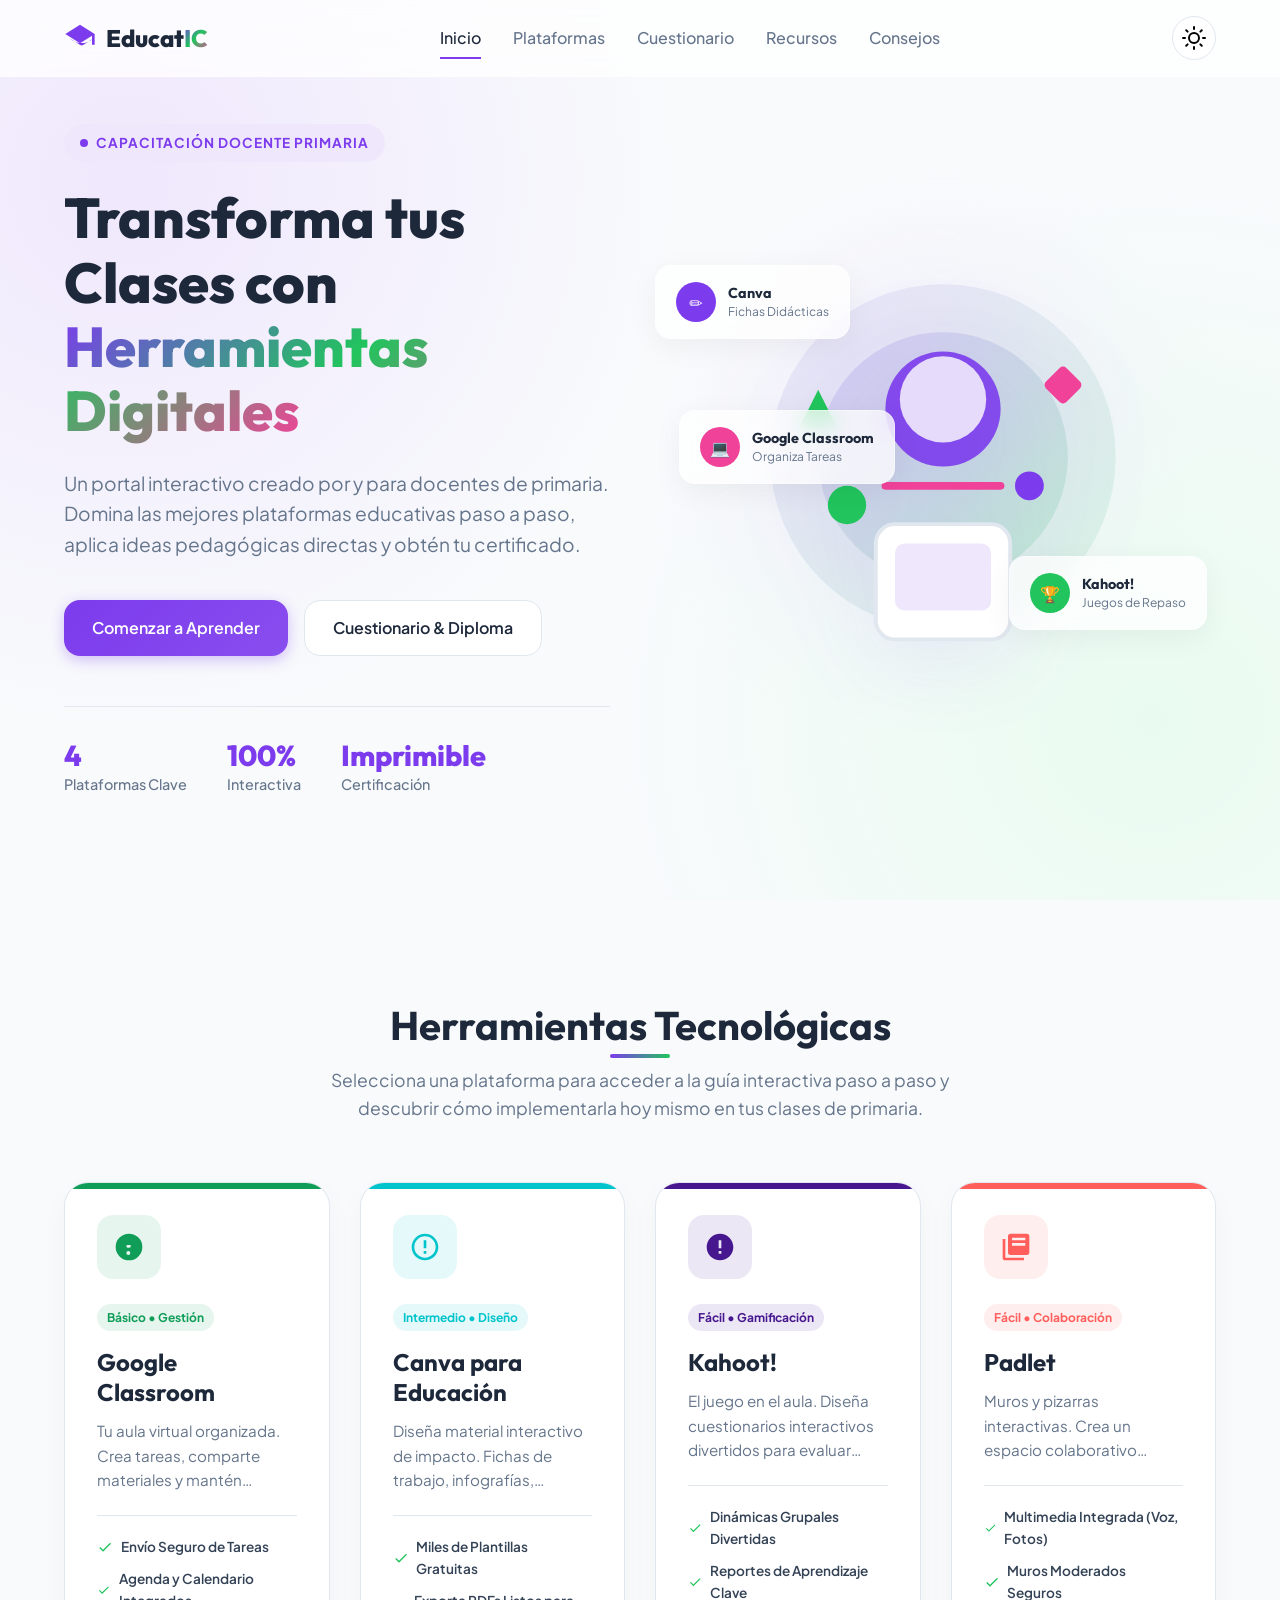
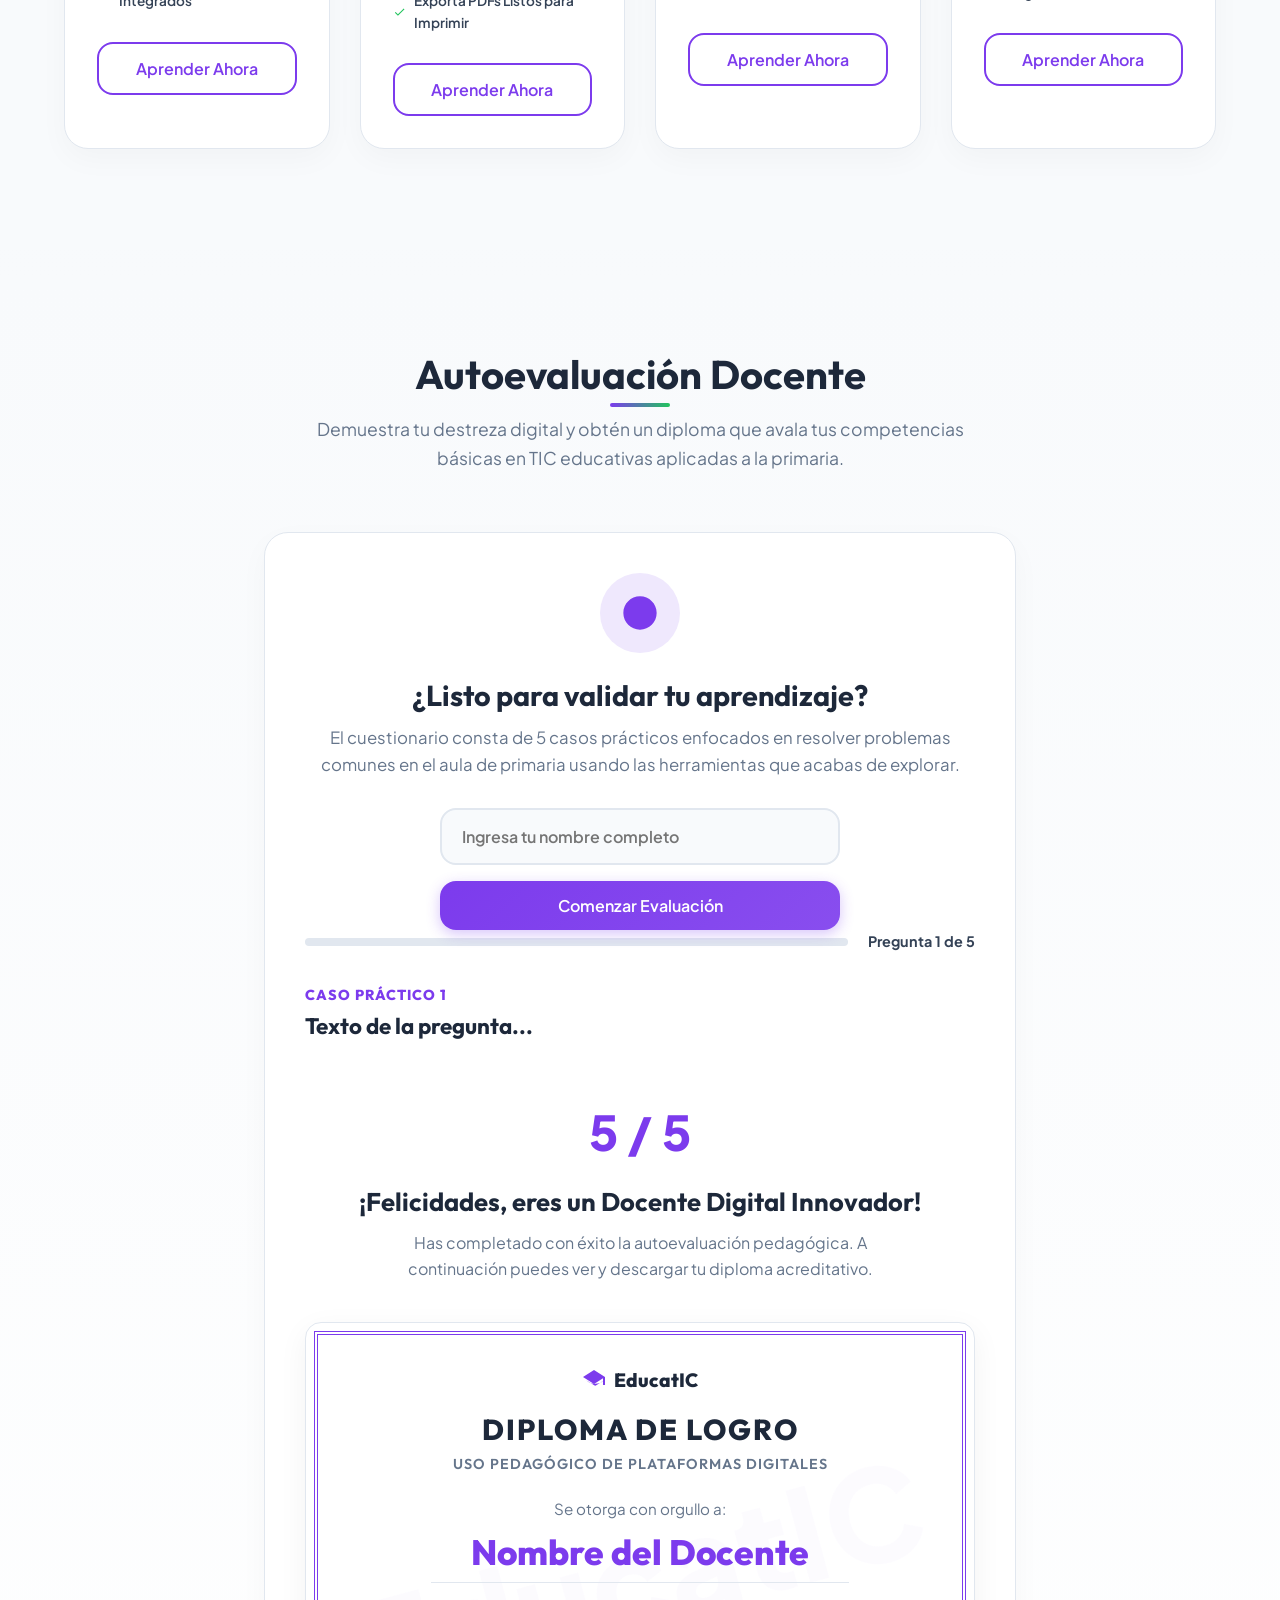
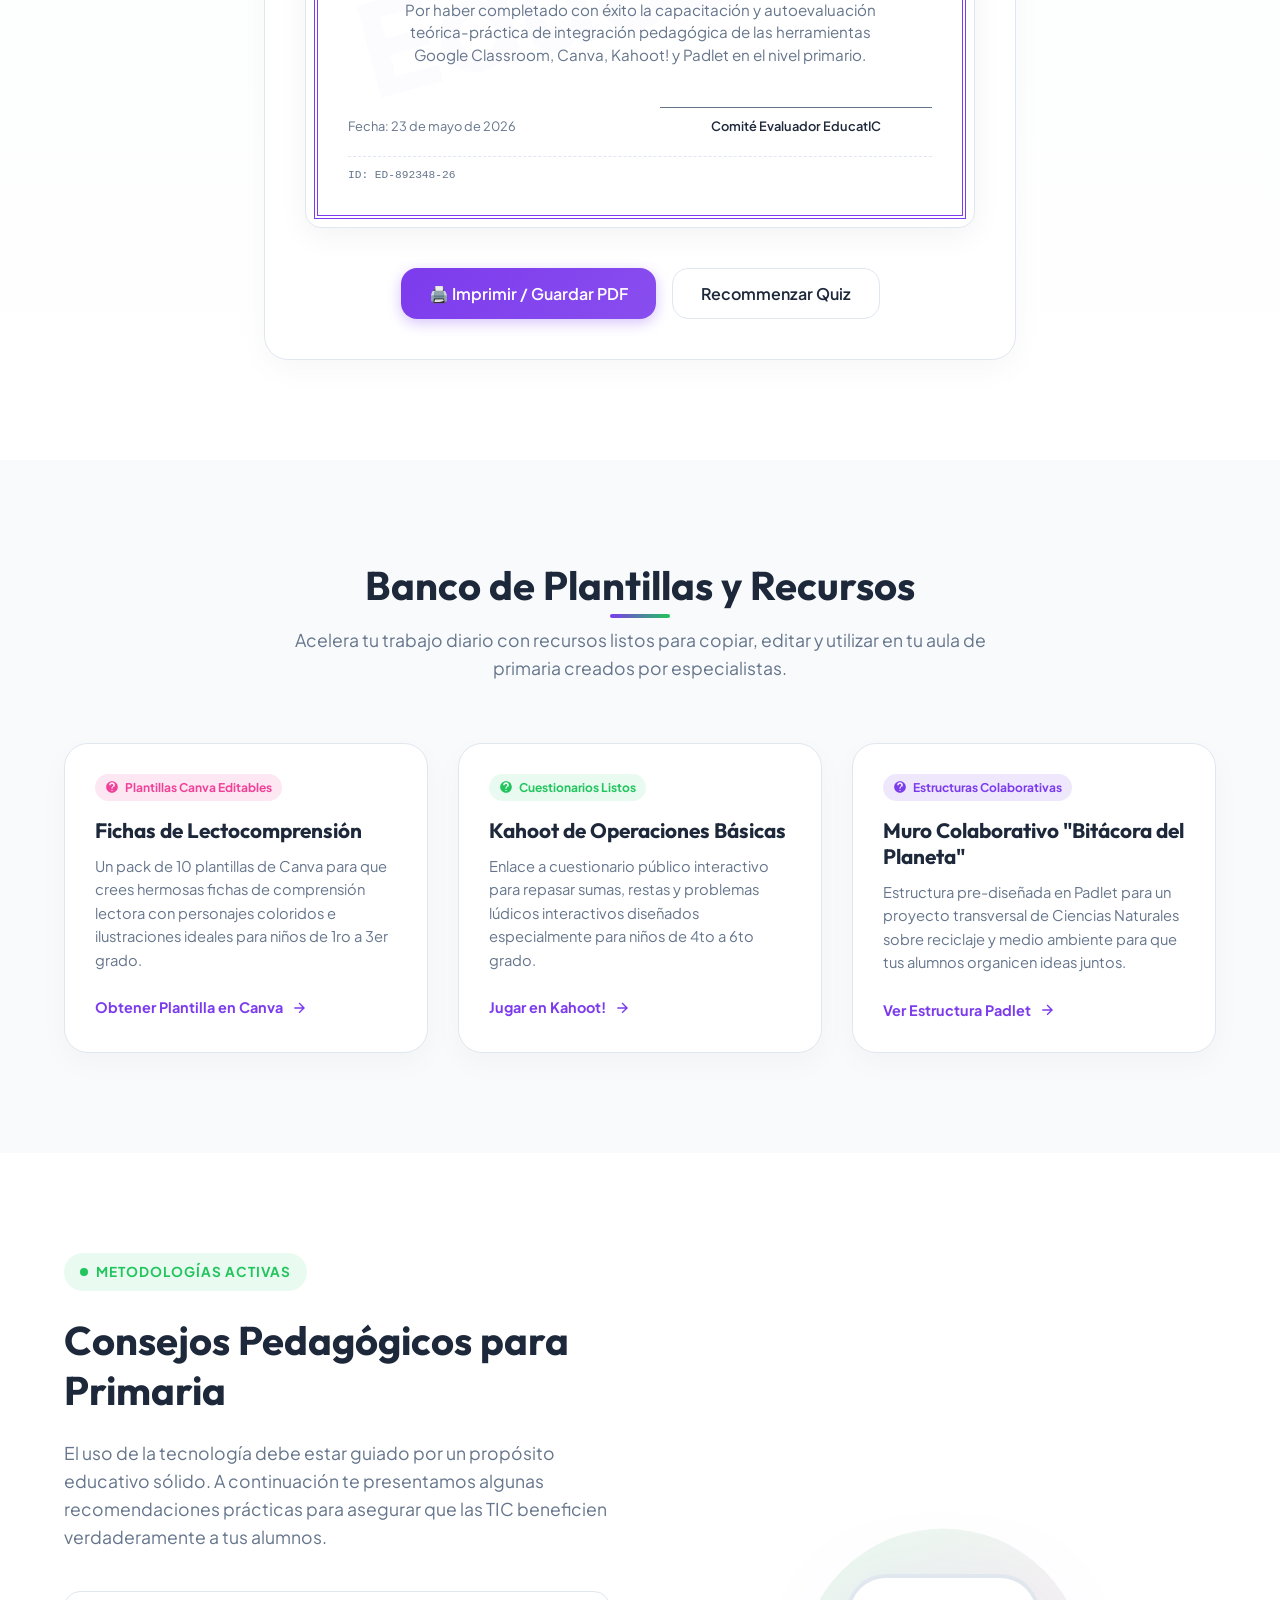
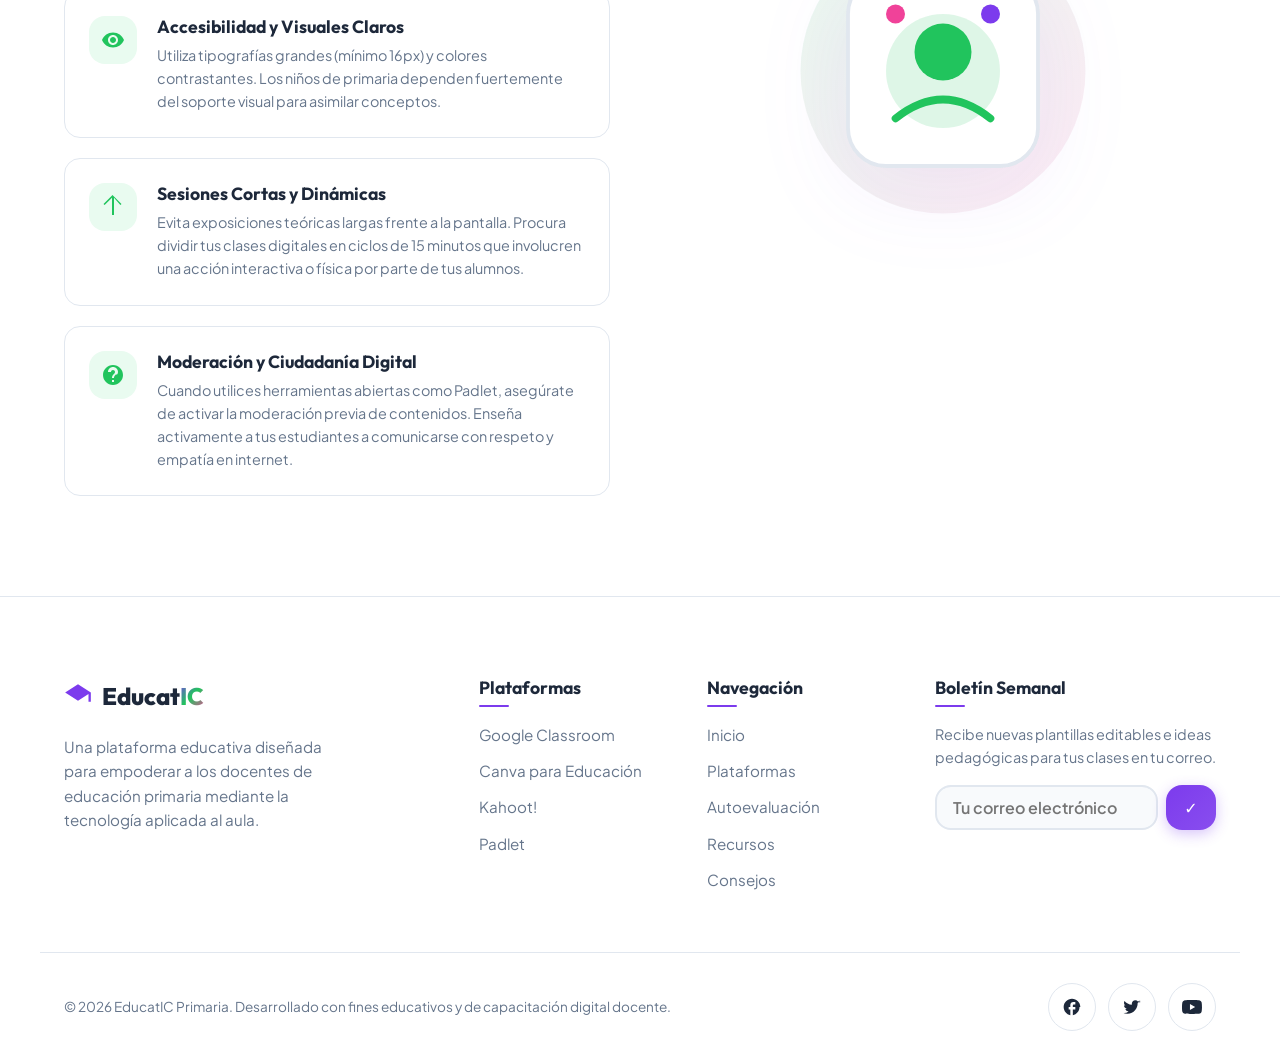
<file: index.html>
<!DOCTYPE html>
<html lang="es">
<head>
  <meta charset="UTF-8">
  <meta name="viewport" content="width=device-width, initial-scale=1.0">
  <title>EducatIC Primaria - Capacitación Digital para Docentes</title>
  <meta name="description" content="Aprende a usar Google Classroom, Canva, Kahoot y Padlet. Diseñado especialmente para docentes de nivel primario con guías paso a paso e ideas pedagógicas.">
  
  <!-- Favicon / Estilos -->
  <link rel="stylesheet" href="styles.css">
</head>
<body>

  <!-- ==========================================
       CABECERA Y NAVEGACIÓN
       ========================================== -->
  <header class="header" id="header">
    <div class="container nav-wrapper">
      <a href="#" class="logo" id="logo">
        <svg xmlns="http://www.w3.org/2000/svg" viewBox="0 0 24 24" width="32" height="32">
          <path d="M12 2L1 9l11 7 9-5.73V17h2V9L12 2z"/>
          <path d="M4.18 12.22l8 5.09a2 2 0 0 0 2.12 0l7.52-4.79a13 13 0 0 1-17.64-.3z"/>
        </svg>
        <span>Educat<span class="gradient-text">IC</span></span>
      </a>

      <nav class="nav-menu" id="nav-menu">
        <a href="#inicio" class="nav-link active">Inicio</a>
        <a href="#plataformas" class="nav-link">Plataformas</a>
        <a href="#autoevaluacion" class="nav-link">Cuestionario</a>
        <a href="#recursos" class="nav-link">Recursos</a>
        <a href="#consejos" class="nav-link">Consejos</a>
      </nav>

      <div class="nav-actions">
        <button class="theme-toggle" id="theme-toggle" aria-label="Cambiar Tema">
          <!-- Sun Icon -->
          <svg class="sun-icon" xmlns="http://www.w3.org/2000/svg" viewBox="0 0 24 24" width="24" height="24" fill="none" stroke="currentColor" stroke-width="2" stroke-linecap="round" stroke-linejoin="round">
            <circle cx="12" cy="12" r="5"></circle>
            <line x1="12" y1="1" x2="12" y2="3"></line>
            <line x1="12" y1="21" x2="12" y2="23"></line>
            <line x1="4.22" y1="4.22" x2="5.64" y2="5.64"></line>
            <line x1="18.36" y1="18.36" x2="19.78" y2="19.78"></line>
            <line x1="1" y1="12" x2="3" y2="12"></line>
            <line x1="21" y1="12" x2="23" y2="12"></line>
            <line x1="4.22" y1="19.78" x2="5.64" y2="18.36"></line>
            <line x1="18.36" y1="5.64" x2="19.78" y2="4.22"></line>
          </svg>
          <!-- Moon Icon -->
          <svg class="moon-icon" xmlns="http://www.w3.org/2000/svg" viewBox="0 0 24 24" width="24" height="24" fill="none" stroke="currentColor" stroke-width="2" stroke-linecap="round" stroke-linejoin="round">
            <path d="M21 12.79A9 9 0 1 1 11.21 3 7 7 0 0 0 21 12.79z"></path>
          </svg>
        </button>

        <button class="menu-toggle" id="menu-toggle" aria-label="Abrir Menú">
          <svg xmlns="http://www.w3.org/2000/svg" viewBox="0 0 24 24" width="28" height="28" fill="none" stroke="currentColor" stroke-width="2" stroke-linecap="round">
            <line x1="3" y1="12" x2="21" y2="12"></line>
            <line x1="3" y1="6" x2="21" y2="6"></line>
            <line x1="3" y1="18" x2="21" y2="18"></line>
          </svg>
        </button>
      </div>
    </div>
  </header>

  <!-- ==========================================
       SECCIÓN HERO (BIENVENIDA)
       ========================================== -->
  <section class="hero section" id="inicio">
    <div class="container hero-grid">
      <div class="hero-content">
        <div class="badge-tag">
          <span></span>Capacitación Docente Primaria
        </div>
        <h1 class="hero-title">Transforma tus Clases con <span class="gradient-text">Herramientas Digitales</span></h1>
        <p class="hero-subtitle">Un portal interactivo creado por y para docentes de primaria. Domina las mejores plataformas educativas paso a paso, aplica ideas pedagógicas directas y obtén tu certificado.</p>
        
        <div class="hero-buttons">
          <a href="#plataformas" class="btn btn-primary">Comenzar a Aprender</a>
          <a href="#autoevaluacion" class="btn btn-secondary">Cuestionario & Diploma</a>
        </div>

        <div class="hero-stats">
          <div class="stat-item">
            <h4>4</h4>
            <p>Plataformas Clave</p>
          </div>
          <div class="stat-item">
            <h4>100%</h4>
            <p>Interactiva</p>
          </div>
          <div class="stat-item">
            <h4>Imprimible</h4>
            <p>Certificación</p>
          </div>
        </div>
      </div>

      <div class="hero-visual">
        <div class="floating-bg"></div>
        <div class="hero-scene">
          <!-- SVG Illustration -->
          <svg class="teacher-svg" viewBox="0 0 500 500" xmlns="http://www.w3.org/2000/svg">
            <defs>
              <linearGradient id="grad1" x1="0%" y1="0%" x2="100%" y2="100%">
                <stop offset="0%" style="stop-color:var(--primary);stop-opacity:1" />
                <stop offset="100%" style="stop-color:var(--secondary);stop-opacity:1" />
              </linearGradient>
            </defs>
            <!-- Background circles decoration -->
            <circle cx="250" cy="250" r="180" fill="url(#grad1)" opacity="0.1" />
            <circle cx="250" cy="250" r="130" fill="url(#grad1)" opacity="0.15" />
            
            <!-- Character Concept simplified/elegant representation -->
            <rect x="180" y="320" width="140" height="120" rx="20" fill="var(--bg-card)" stroke="var(--border-color)" stroke-width="4" />
            <rect x="200" y="340" width="100" height="70" rx="10" fill="var(--primary-light)" />
            <circle cx="250" cy="200" r="60" fill="var(--primary)" opacity="0.9" />
            <circle cx="250" cy="190" r="45" fill="#fff" opacity="0.8" />
            <path d="M190 280 L310 280" stroke="var(--accent)" stroke-width="8" stroke-linecap="round" />
            
            <!-- Dynamic elements decoration -->
            <polygon points="120,180 140,220 100,220" fill="var(--secondary)" />
            <rect x="360" y="160" width="30" height="30" rx="5" fill="var(--accent)" transform="rotate(45 375 175)" />
            <circle cx="340" cy="280" r="15" fill="var(--primary)" />
            <circle cx="150" cy="300" r="20" fill="var(--secondary)" />
          </svg>
          
          <!-- Floating cards -->
          <div class="float-card fc-1">
            <div class="float-icon">✏️</div>
            <div class="float-text">
              <h5>Canva</h5>
              <p>Fichas Didácticas</p>
            </div>
          </div>
          
          <div class="float-card fc-2">
            <div class="float-icon">🏆</div>
            <div class="float-text">
              <h5>Kahoot!</h5>
              <p>Juegos de Repaso</p>
            </div>
          </div>
          
          <div class="float-card fc-3">
            <div class="float-icon">💻</div>
            <div class="float-text">
              <h5>Google Classroom</h5>
              <p>Organiza Tareas</p>
            </div>
          </div>
        </div>
      </div>
    </div>
  </section>

  <!-- ==========================================
       SECCIÓN PLATAFORMAS (CATÁLOGO INTERACTIVO)
       ========================================== -->
  <section class="section" id="plataformas">
    <div class="container">
      <div class="section-header">
        <h2>Herramientas Tecnológicas</h2>
        <p>Selecciona una plataforma para acceder a la guía interactiva paso a paso y descubrir cómo implementarla hoy mismo en tus clases de primaria.</p>
      </div>

      <div class="platforms-grid">
        <!-- Google Classroom -->
        <article class="card platform-card" style="--card-color: #0f9d58; --card-bg-light: rgba(15, 157, 88, 0.1);" data-platform="classroom">
          <div class="platform-icon-wrapper">
            <svg xmlns="http://www.w3.org/2000/svg" viewBox="0 0 24 24">
              <path d="M12 2a10 10 0 1 0 10 10A10 10 0 0 0 12 2zm1 14.5a1.5 1.5 0 1 1-1.5-1.5 1.5 1.5 0 0 1 1.5 1.5zm.5-5.5a1.5 1.5 0 0 1-1.5 1.5h-1a1 1 0 0 1 0-2h1A1.5 1.5 0 0 1 13.5 11z"/>
            </svg>
          </div>
          <span class="platform-badge">Básico • Gestión</span>
          <h3>Google Classroom</h3>
          <p>Tu aula virtual organizada. Crea tareas, comparte materiales y mantén comunicación directa con las familias e infantes de forma segura.</p>
          <div class="platform-features">
            <div class="platform-feature-item">
              <svg viewBox="0 0 24 24"><path d="M9 16.2L4.8 12l-1.4 1.4L9 19 21 7l-1.4-1.4L9 16.2z"/></svg>
              Envío Seguro de Tareas
            </div>
            <div class="platform-feature-item">
              <svg viewBox="0 0 24 24"><path d="M9 16.2L4.8 12l-1.4 1.4L9 19 21 7l-1.4-1.4L9 16.2z"/></svg>
              Agenda y Calendario Integrados
            </div>
          </div>
          <button class="btn btn-outline learn-more-btn" data-platform="classroom">Aprender Ahora</button>
        </article>

        <!-- Canva -->
        <article class="card platform-card" style="--card-color: #00c4cc; --card-bg-light: rgba(0, 196, 204, 0.1);" data-platform="canva">
          <div class="platform-icon-wrapper">
            <svg xmlns="http://www.w3.org/2000/svg" viewBox="0 0 24 24">
              <path d="M12 2c-5.52 0-10 4.48-10 10s4.48 10 10 10 10-4.48 10-10-4.48-10-10-10zm0 18c-4.41 0-8-3.59-8-8s3.59-8 8-8 8 3.59 8 8-3.59 8-8 8zm-1-13h2v6h-2zm0 8h2v2h-2z"/>
            </svg>
          </div>
          <span class="platform-badge">Intermedio • Diseño</span>
          <h3>Canva para Educación</h3>
          <p>Diseña material interactivo de impacto. Fichas de trabajo, infografías, presentaciones animadas y actividades visuales que captarán su atención.</p>
          <div class="platform-features">
            <div class="platform-feature-item">
              <svg viewBox="0 0 24 24"><path d="M9 16.2L4.8 12l-1.4 1.4L9 19 21 7l-1.4-1.4L9 16.2z"/></svg>
              Miles de Plantillas Gratuitas
            </div>
            <div class="platform-feature-item">
              <svg viewBox="0 0 24 24"><path d="M9 16.2L4.8 12l-1.4 1.4L9 19 21 7l-1.4-1.4L9 16.2z"/></svg>
              Exporta PDFs Listos para Imprimir
            </div>
          </div>
          <button class="btn btn-outline learn-more-btn" data-platform="canva">Aprender Ahora</button>
        </article>

        <!-- Kahoot! -->
        <article class="card platform-card" style="--card-color: #46178f; --card-bg-light: rgba(70, 23, 143, 0.1);" data-platform="kahoot">
          <div class="platform-icon-wrapper">
            <svg xmlns="http://www.w3.org/2000/svg" viewBox="0 0 24 24">
              <path d="M12 2C6.48 2 2 6.48 2 12s4.48 10 10 10 10-4.48 10-10S17.52 2 12 2zm1 15h-2v-2h2zm0-4h-2V7h2z"/>
            </svg>
          </div>
          <span class="platform-badge">Fácil • Gamificación</span>
          <h3>Kahoot!</h3>
          <p>El juego en el aula. Diseña cuestionarios interactivos divertidos para evaluar saberes previos y repasar temas de manera emocionante.</p>
          <div class="platform-features">
            <div class="platform-feature-item">
              <svg viewBox="0 0 24 24"><path d="M9 16.2L4.8 12l-1.4 1.4L9 19 21 7l-1.4-1.4L9 16.2z"/></svg>
              Dinámicas Grupales Divertidas
            </div>
            <div class="platform-feature-item">
              <svg viewBox="0 0 24 24"><path d="M9 16.2L4.8 12l-1.4 1.4L9 19 21 7l-1.4-1.4L9 16.2z"/></svg>
              Reportes de Aprendizaje Clave
            </div>
          </div>
          <button class="btn btn-outline learn-more-btn" data-platform="kahoot">Aprender Ahora</button>
        </article>

        <!-- Padlet -->
        <article class="card platform-card" style="--card-color: #ff5e5b; --card-bg-light: rgba(255, 94, 91, 0.1);" data-platform="padlet">
          <div class="platform-icon-wrapper">
            <svg xmlns="http://www.w3.org/2000/svg" viewBox="0 0 24 24">
              <path d="M4 6H2v14a2 2 0 0 0 2 2h14v-2H4zm16-4H8a2 2 0 0 0-2 2v12a2 2 0 0 0 2 2h12a2 2 0 0 0 2-2V4a2 2 0 0 0-2-2zm-1 9H9V9h10zm0-4H9V5h10z"/>
            </svg>
          </div>
          <span class="platform-badge">Fácil • Colaboración</span>
          <h3>Padlet</h3>
          <p>Muros y pizarras interactivas. Crea un espacio colaborativo donde los alumnos suban dibujos, notas, fotos de proyectos y organicen ideas en grupo.</p>
          <div class="platform-features">
            <div class="platform-feature-item">
              <svg viewBox="0 0 24 24"><path d="M9 16.2L4.8 12l-1.4 1.4L9 19 21 7l-1.4-1.4L9 16.2z"/></svg>
              Multimedia Integrada (Voz, Fotos)
            </div>
            <div class="platform-feature-item">
              <svg viewBox="0 0 24 24"><path d="M9 16.2L4.8 12l-1.4 1.4L9 19 21 7l-1.4-1.4L9 16.2z"/></svg>
              Muros Moderados Seguros
            </div>
          </div>
          <button class="btn btn-outline learn-more-btn" data-platform="padlet">Aprender Ahora</button>
        </article>
      </div>
    </div>
  </section>

  <!-- ==========================================
       VENTANA MODAL DE DETALLE (GUÍA Y TUTORIAL)
       ========================================== -->
  <div class="modal-overlay" id="modal-overlay">
    <div class="modal-content" id="modal-content">
      <button class="modal-close" id="modal-close" aria-label="Cerrar Guía">&times;</button>
      
      <div class="modal-hero" id="modal-hero">
        <div class="modal-hero-title-wrapper">
          <div class="modal-hero-icon" id="modal-hero-icon">
            <!-- Icono SVG cargado dinámicamente -->
          </div>
          <div class="modal-hero-text">
            <span class="platform-badge" style="background: rgba(255,255,255,0.25); color: #fff;" id="modal-hero-badge">Cargando...</span>
            <h2 id="modal-hero-title">Nombre de la Plataforma</h2>
          </div>
        </div>
      </div>

      <div class="modal-body">
        <div class="modal-tabs">
          <button class="modal-tab-btn active" data-tab="tab-tutorial">Paso a Paso</button>
          <button class="modal-tab-btn" data-tab="tab-pedagogia">Ideas Pedagógicas</button>
          <button class="modal-tab-btn" data-tab="tab-recursos">Enlaces Útiles</button>
        </div>

        <!-- Pestaña 1: Tutorial Paso a Paso -->
        <div class="modal-pane active" id="tab-tutorial">
          <div class="tutorial-steps" id="tutorial-steps-container">
            <!-- Pasos inyectados por JavaScript -->
          </div>
        </div>

        <!-- Pestaña 2: Ideas Pedagógicas -->
        <div class="modal-pane" id="tab-pedagogia">
          <div class="ideas-grid" id="ideas-container">
            <!-- Ideas inyectadas por JavaScript -->
          </div>
        </div>

        <!-- Pestaña 3: Enlaces Útiles -->
        <div class="modal-pane" id="tab-recursos">
          <div class="links-list" id="links-container">
            <!-- Enlaces inyectados por JavaScript -->
          </div>
        </div>
      </div>
    </div>
  </div>

  <!-- ==========================================
       SECCIÓN AUTOEVALUACIÓN (QUIZ & CERTIFICADO)
       ========================================== -->
  <section class="section quiz-section" id="autoevaluacion">
    <div class="container quiz-container">
      <div class="section-header">
        <h2>Autoevaluación Docente</h2>
        <p>Demuestra tu destreza digital y obtén un diploma que avala tus competencias básicas en TIC educativas aplicadas a la primaria.</p>
      </div>

      <div class="card quiz-card" id="quiz-main-card">
        <!-- Vista 1: Entrada y Datos -->
        <div class="quiz-pane active" id="quiz-view-intro">
          <div class="quiz-intro">
            <div class="quiz-intro-icon">
              <svg xmlns="http://www.w3.org/2000/svg" viewBox="0 0 24 24">
                <path d="M12 22c5.52 0 10-4.48 10-10S17.52 2 12 2 2 6.48 2 12s4.48 10 10 10zm1-15h-2v6h2V7zm0 8h-2v2h2v-2z"/>
              </svg>
            </div>
            <h3>¿Listo para validar tu aprendizaje?</h3>
            <p>El cuestionario consta de 5 casos prácticos enfocados en resolver problemas comunes en el aula de primaria usando las herramientas que acabas de explorar.</p>
            
            <div class="quiz-name-form">
              <div class="input-group">
                <input type="text" id="teacher-name-input" class="input-field" placeholder="Ingresa tu nombre completo" aria-label="Nombre Completo">
              </div>
              <button class="btn btn-primary" id="start-quiz-btn">Comenzar Evaluación</button>
            </div>
          </div>
        </div>

        <!-- Vista 2: Preguntas del Quiz -->
        <div class="quiz-pane" id="quiz-view-questions">
          <div class="quiz-progress-bar-wrapper">
            <div class="quiz-progress-bar-bg">
              <div class="quiz-progress-bar-fill" id="quiz-progress-bar"></div>
            </div>
            <span class="quiz-progress-text" id="quiz-progress-text">Pregunta 1 de 5</span>
          </div>

          <div class="quiz-question-container">
            <h4 class="quiz-question-number" id="question-number-header">Caso Práctico 1</h4>
            <h3 class="quiz-question-text" id="question-text">Texto de la pregunta...</h3>
            
            <div class="quiz-options" id="quiz-options-container">
              <!-- Opciones de respuesta cargadas dinámicamente -->
            </div>

            <!-- Caja de Explicación (Feedback) -->
            <div class="quiz-explanation" id="quiz-feedback-box" style="display: none;">
              <h5 id="quiz-feedback-title">¡Correcto!</h5>
              <p id="quiz-feedback-text">Texto explicativo de la respuesta...</p>
            </div>

            <button class="btn btn-primary" id="next-question-btn" style="display: none; margin-left: auto;">Siguiente Pregunta &rarr;</button>
          </div>
        </div>

        <!-- Vista 3: Resultados y Certificado -->
        <div class="quiz-pane" id="quiz-view-results">
          <div class="quiz-results">
            <div class="quiz-results-score" id="results-score-display">5 / 5</div>
            <h3 class="quiz-results-title" id="results-title-display">¡Felicidades, eres un Docente Digital Innovador!</h3>
            <p class="quiz-results-text">Has completado con éxito la autoevaluación pedagógica. A continuación puedes ver y descargar tu diploma acreditativo.</p>
            
            <!-- Estructura del Certificado Impresionable -->
            <div class="certificate-wrapper" id="certificate-print-area">
              <div class="certificate-border-outer">
                <div class="certificate-watermark">EducatIC</div>
                <div class="certificate-content">
                  <div class="certificate-header-logo">
                    <svg xmlns="http://www.w3.org/2000/svg" viewBox="0 0 24 24">
                      <path d="M12 2L1 9l11 7 9-5.73V17h2V9L12 2z"/>
                      <path d="M4.18 12.22l8 5.09a2 2 0 0 0 2.12 0l7.52-4.79a13 13 0 0 1-17.64-.3z"/>
                    </svg>
                    <span>EducatIC</span>
                  </div>
                  <h3 class="certificate-title">Diploma de Logro</h3>
                  <h4 class="certificate-subtitle">Uso Pedagógico de Plataformas Digitales</h4>
                  <p class="certificate-text-to">Se otorga con orgullo a:</p>
                  <h2 class="certificate-name" id="certificate-teacher-name">Nombre del Docente</h2>
                  <p class="certificate-description">Por haber completado con éxito la capacitación y autoevaluación teórica-práctica de integración pedagógica de las herramientas Google Classroom, Canva, Kahoot! y Padlet en el nivel primario.</p>
                  
                  <div class="certificate-footer-info">
                    <div class="cert-date" id="certificate-date">Fecha: 23 de mayo de 2026</div>
                    <div class="cert-sig">
                      <div class="cert-sig-line">Comité Evaluador EducatIC</div>
                    </div>
                  </div>
                  <div style="display: flex; justify-content: space-between; margin-top: 20px; border-top: 1px dashed var(--border-color); padding-top: 10px;">
                    <span class="cert-code" id="certificate-code">ID: ED-892348-26</span>
                  </div>
                </div>
              </div>
            </div>

            <div style="display: flex; justify-content: center; gap: 16px; margin-top: 30px;">
              <button class="btn btn-primary" id="print-certificate-btn">🖨️ Imprimir / Guardar PDF</button>
              <button class="btn btn-secondary" id="restart-quiz-btn">Recommenzar Quiz</button>
            </div>
          </div>
        </div>
      </div>
    </div>
  </section>

  <!-- ==========================================
       SECCIÓN BANCO DE RECURSOS DESCARGABLES
       ========================================== -->
  <section class="section" id="recursos">
    <div class="container">
      <div class="section-header">
        <h2>Banco de Plantillas y Recursos</h2>
        <p>Acelera tu trabajo diario con recursos listos para copiar, editar y utilizar en tu aula de primaria creados por especialistas.</p>
      </div>

      <div class="resources-grid">
        <!-- Canva template -->
        <article class="card resource-card">
          <div class="resource-tag tag-canva">
            <svg xmlns="http://www.w3.org/2000/svg" viewBox="0 0 24 24"><path d="M12 2C6.48 2 2 6.48 2 12s4.48 10 10 10 10-4.48 10-10S17.52 2 12 2zm1 17h-2v-2h2v2zm2.07-7.75l-.9.92C13.45 12.9 13 13.5 13 15h-2v-.5c0-1.1.45-2.1 1.17-2.83l1.24-1.26c.37-.36.59-.86.59-1.41 0-1.1-.9-2-2-2s-2 .9-2 2H7c0-2.76 2.24-5 5-5s5 2.24 5 5c0 1.04-.42 1.99-1.07 2.75z"/></svg>
            Plantillas Canva Editables
          </div>
          <h3>Fichas de Lectocomprensión</h3>
          <p>Un pack de 10 plantillas de Canva para que crees hermosas fichas de comprensión lectora con personajes coloridos e ilustraciones ideales para niños de 1ro a 3er grado.</p>
          <a href="https://canva.com" target="_blank" rel="noopener noreferrer" class="resource-footer-link">
            Obtener Plantilla en Canva
            <svg xmlns="http://www.w3.org/2000/svg" viewBox="0 0 24 24"><path d="M5 13h11.86l-5.43 5.43 1.42 1.42L21 12l-8.15-8.15-1.42 1.42L16.86 11H5v2z"/></svg>
          </a>
        </article>

        <!-- Kahoot Template -->
        <article class="card resource-card">
          <div class="resource-tag tag-quiz">
            <svg xmlns="http://www.w3.org/2000/svg" viewBox="0 0 24 24"><path d="M12 2C6.48 2 2 6.48 2 12s4.48 10 10 10 10-4.48 10-10S17.52 2 12 2zm1 17h-2v-2h2v2zm2.07-7.75l-.9.92C13.45 12.9 13 13.5 13 15h-2v-.5c0-1.1.45-2.1 1.17-2.83l1.24-1.26c.37-.36.59-.86.59-1.41 0-1.1-.9-2-2-2s-2 .9-2 2H7c0-2.76 2.24-5 5-5s5 2.24 5 5c0 1.04-.42 1.99-1.07 2.75z"/></svg>
            Cuestionarios Listos
          </div>
          <h3>Kahoot de Operaciones Básicas</h3>
          <p>Enlace a cuestionario público interactivo para repasar sumas, restas y problemas lúdicos interactivos diseñados especialmente para niños de 4to a 6to grado.</p>
          <a href="https://kahoot.com" target="_blank" rel="noopener noreferrer" class="resource-footer-link">
            Jugar en Kahoot!
            <svg xmlns="http://www.w3.org/2000/svg" viewBox="0 0 24 24"><path d="M5 13h11.86l-5.43 5.43 1.42 1.42L21 12l-8.15-8.15-1.42 1.42L16.86 11H5v2z"/></svg>
          </a>
        </article>

        <!-- Projects Padlet Template -->
        <article class="card resource-card">
          <div class="resource-tag tag-colab">
            <svg xmlns="http://www.w3.org/2000/svg" viewBox="0 0 24 24"><path d="M12 2C6.48 2 2 6.48 2 12s4.48 10 10 10 10-4.48 10-10S17.52 2 12 2zm1 17h-2v-2h2v2zm2.07-7.75l-.9.92C13.45 12.9 13 13.5 13 15h-2v-.5c0-1.1.45-2.1 1.17-2.83l1.24-1.26c.37-.36.59-.86.59-1.41 0-1.1-.9-2-2-2s-2 .9-2 2H7c0-2.76 2.24-5 5-5s5 2.24 5 5c0 1.04-.42 1.99-1.07 2.75z"/></svg>
            Estructuras Colaborativas
          </div>
          <h3>Muro Colaborativo "Bitácora del Planeta"</h3>
          <p>Estructura pre-diseñada en Padlet para un proyecto transversal de Ciencias Naturales sobre reciclaje y medio ambiente para que tus alumnos organicen ideas juntos.</p>
          <a href="https://padlet.com" target="_blank" rel="noopener noreferrer" class="resource-footer-link">
            Ver Estructura Padlet
            <svg xmlns="http://www.w3.org/2000/svg" viewBox="0 0 24 24"><path d="M5 13h11.86l-5.43 5.43 1.42 1.42L21 12l-8.15-8.15-1.42 1.42L16.86 11H5v2z"/></svg>
          </a>
        </article>
      </div>
    </div>
  </section>

  <!-- ==========================================
       SECCIÓN CONSEJOS TIC (PRIMARY KIDS PEDAGOGY)
       ========================================== -->
  <section class="section tips-section" id="consejos">
    <div class="container tips-grid">
      <div class="tips-content">
        <div class="badge-tag" style="--primary: var(--secondary); --primary-light: var(--secondary-light);">
          <span></span>Metodologías Activas
        </div>
        <h2 style="font-size: 2.5rem; margin-bottom: 24px;">Consejos Pedagógicos para Primaria</h2>
        <p style="font-size: 1.1rem; margin-bottom: 40px;">El uso de la tecnología debe estar guiado por un propósito educativo sólido. A continuación te presentamos algunas recomendaciones prácticas para asegurar que las TIC beneficien verdaderamente a tus alumnos.</p>

        <div class="tips-cards-container">
          <!-- Tip 1 -->
          <div class="tip-item-card">
            <div class="tip-icon-container">
              <svg xmlns="http://www.w3.org/2000/svg" viewBox="0 0 24 24">
                <path d="M12 4.5C7 4.5 2.73 7.61 1 12c1.73 4.39 6 7.5 11 7.5s9.27-3.11 11-7.5c-1.73-4.39-6-7.5-11-7.5zM12 17c-2.76 0-5-2.24-5-5s2.24-5 5-5 5 2.24 5 5-2.24 5-5 5zm0-8c-1.66 0-3 1.34-3 3s1.34 3 3 3 3-1.34 3-3-1.34-3-3-3z"/>
              </svg>
            </div>
            <div class="tip-text">
              <h4>Accesibilidad y Visuales Claros</h4>
              <p>Utiliza tipografías grandes (mínimo 16px) y colores contrastantes. Los niños de primaria dependen fuertemente del soporte visual para asimilar conceptos.</p>
            </div>
          </div>

          <!-- Tip 2 -->
          <div class="tip-item-card">
            <div class="tip-icon-container">
              <svg xmlns="http://www.w3.org/2000/svg" viewBox="0 0 24 24">
                <path d="M19.36 10.04L20.5 9l-9-9-9 9 1.14 1.04L11 2.82V20h2V2.82l6.36 7.22z"/>
              </svg>
            </div>
            <div class="tip-text">
              <h4>Sesiones Cortas y Dinámicas</h4>
              <p>Evita exposiciones teóricas largas frente a la pantalla. Procura dividir tus clases digitales en ciclos de 15 minutos que involucren una acción interactiva o física por parte de tus alumnos.</p>
            </div>
          </div>

          <!-- Tip 3 -->
          <div class="tip-item-card">
            <div class="tip-icon-container">
              <svg xmlns="http://www.w3.org/2000/svg" viewBox="0 0 24 24">
                <path d="M12 2C6.48 2 2 6.48 2 12s4.48 10 10 10 10-4.48 10-10S17.52 2 12 2zm1 17h-2v-2h2v2zm2.07-7.75l-.9.92C13.45 12.9 13 13.5 13 15h-2v-.5c0-1.1.45-2.1 1.17-2.83l1.24-1.26c.37-.36.59-.86.59-1.41 0-1.1-.9-2-2-2s-2 .9-2 2H7c0-2.76 2.24-5 5-5s5 2.24 5 5c0 1.04-.42 1.99-1.07 2.75z"/>
              </svg>
            </div>
            <div class="tip-text">
              <h4>Moderación y Ciudadanía Digital</h4>
              <p>Cuando utilices herramientas abiertas como Padlet, asegúrate de activar la moderación previa de contenidos. Enseña activamente a tus estudiantes a comunicarse con respeto y empatía en internet.</p>
            </div>
          </div>
        </div>
      </div>

      <div class="tips-graphic">
        <svg class="tips-image" viewBox="0 0 400 400" xmlns="http://www.w3.org/2000/svg" style="width: 100%; max-width: 380px; height: auto;">
          <defs>
            <linearGradient id="grad2" x1="0%" y1="0%" x2="100%" y2="100%">
              <stop offset="0%" style="stop-color:var(--secondary);stop-opacity:1" />
              <stop offset="100%" style="stop-color:var(--accent);stop-opacity:1" />
            </linearGradient>
          </defs>
          <circle cx="200" cy="200" r="150" fill="url(#grad2)" opacity="0.1" />
          <rect x="100" y="100" width="200" height="200" rx="40" fill="var(--bg-card)" stroke="var(--border-color)" stroke-width="4" />
          <circle cx="200" cy="200" r="60" fill="var(--secondary)" opacity="0.15" />
          
          <!-- Abstract representation of positive education concept -->
          <circle cx="200" cy="180" r="30" fill="var(--secondary)" />
          <path d="M150 250 Q200 210 250 250" fill="none" stroke="var(--secondary)" stroke-width="8" stroke-linecap="round" />
          <circle cx="150" cy="140" r="10" fill="var(--accent)" />
          <circle cx="250" cy="140" r="10" fill="var(--primary)" />
        </svg>
      </div>
    </div>
  </section>

  <!-- ==========================================
       PIE DE PÁGINA (FOOTER)
       ========================================== -->
  <footer class="footer">
    <div class="container footer-grid">
      <div class="footer-column footer-info-column">
        <a href="#" class="logo" style="margin-bottom: 20px;">
          <svg xmlns="http://www.w3.org/2000/svg" viewBox="0 0 24 24" width="28" height="28">
            <path d="M12 2L1 9l11 7 9-5.73V17h2V9L12 2z" fill="var(--primary)" />
          </svg>
          <span>Educat<span class="gradient-text">IC</span></span>
        </a>
        <p>Una plataforma educativa diseñada para empoderar a los docentes de educación primaria mediante la tecnología aplicada al aula.</p>
      </div>

      <div class="footer-column">
        <h4>Plataformas</h4>
        <div class="footer-links">
          <a href="#plataformas" class="modal-trigger-classroom">Google Classroom</a>
          <a href="#plataformas" class="modal-trigger-canva">Canva para Educación</a>
          <a href="#plataformas" class="modal-trigger-kahoot">Kahoot!</a>
          <a href="#plataformas" class="modal-trigger-padlet">Padlet</a>
        </div>
      </div>

      <div class="footer-column">
        <h4>Navegación</h4>
        <div class="footer-links">
          <a href="#inicio">Inicio</a>
          <a href="#plataformas">Plataformas</a>
          <a href="#autoevaluacion">Autoevaluación</a>
          <a href="#recursos">Recursos</a>
          <a href="#consejos">Consejos</a>
        </div>
      </div>

      <div class="footer-column footer-newsletter">
        <h4>Boletín Semanal</h4>
        <p>Recibe nuevas plantillas editables e ideas pedagógicas para tus clases en tu correo.</p>
        <form class="newsletter-form" id="newsletter-form">
          <input type="email" class="input-field" placeholder="Tu correo electrónico" required aria-label="Correo Electrónico">
          <button type="submit" class="btn btn-primary" style="padding: 12px 20px;">✓</button>
        </form>
      </div>
    </div>

    <div class="container footer-bottom">
      <p>&copy; 2026 EducatIC Primaria. Desarrollado con fines educativos y de capacitación digital docente.</p>
      <div class="social-links">
        <a href="#" class="btn-icon" aria-label="Facebook">
          <svg viewBox="0 0 24 24" width="20" height="20" fill="currentColor"><path d="M22 12c0-5.52-4.48-10-10-10S2 6.48 2 12c0 4.84 3.44 8.87 8 9.8V15H8v-3h2V9.5C10 7.57 11.57 6 13.5 6H16v3h-2c-.55 0-1 .45-1 1v2h3v3h-3v6.95c4.56-.93 8-4.96 8-9.85z"/></svg>
        </a>
        <a href="#" class="btn-icon" aria-label="Twitter">
          <svg viewBox="0 0 24 24" width="20" height="20" fill="currentColor"><path d="M22.46 6c-.77.35-1.6.58-2.46.69.88-.53 1.56-1.37 1.88-2.38-.83.5-1.75.85-2.72 1.05C18.37 4.5 17.26 4 16 4c-2.35 0-4.27 1.92-4.27 4.29 0 .34.04.67.11.98C8.28 9.09 5.11 7.38 3 4.79c-.37.63-.58 1.37-.58 2.15 0 1.49.75 2.81 1.91 3.56-.7 0-1.37-.2-1.95-.54v.05c0 2.08 1.48 3.82 3.44 4.21a4.22 4.22 0 0 1-1.93.07 4.28 4.28 0 0 0 4 2.98 8.52 8.52 0 0 1-5.31 1.83A8.4 8.4 0 0 1 1 18.75 12.13 12.13 0 0 0 6.56 20c7.88 0 12.21-6.53 12.21-12.21 0-.19 0-.37-.01-.56.84-.6 1.56-1.36 2.14-2.23z"/></svg>
        </a>
        <a href="#" class="btn-icon" aria-label="YouTube">
          <svg viewBox="0 0 24 24" width="20" height="20" fill="currentColor"><path d="M23.498 6.163a3.003 3.003 0 0 0-2.11-2.11C19.517 3.545 12 3.545 12 3.545s-7.517 0-9.388.508a3.003 3.003 0 0 0-2.11 2.11C0 8.033 0 12 0 12s0 3.967.502 5.837a3.003 3.003 0 0 0 2.11 2.11c1.871.508 9.388.508 9.388.508s7.517 0 9.388-.508a3.002 3.002 0 0 0 2.11-2.11C24 15.967 24 12 24 12s0-3.967-.502-5.837zM9.545 15.568V8.432L15.818 12l-6.273 3.568z"/></svg>
        </a>
      </div>
    </div>
  </footer>

  <!-- Lógica Javascript -->
  <script src="app.js"></script>
</body>
</html>
</file>
<file: styles.css>
/* ==========================================================================
   SISTEMA DE DISEÑO & VARIABLES (EDUCATIC)
   ========================================================================== */
@import url('https://fonts.googleapis.com/css2?family=Outfit:wght@300;400;500;600;700;800&family=Plus+Jakarta+Sans:ital,wght@0,300;0,400;0,500;0,600;0,700;0,800;1,400&display=swap');

:root {
  /* Fuentes */
  --font-heading: 'Outfit', 'Segoe UI', system-ui, -apple-system, sans-serif;
  --font-body: 'Plus Jakarta Sans', 'Segoe UI', system-ui, -apple-system, sans-serif;

  /* Tema Claro (Default) */
  --bg-primary: hsl(210, 40%, 98%);
  --bg-secondary: hsl(0, 0%, 100%);
  --bg-card: hsl(0, 0%, 100%);
  --bg-glass: rgba(255, 255, 255, 0.75);
  --border-color: hsl(214, 32%, 91%);
  --border-glass: rgba(255, 255, 255, 0.4);
  
  --text-primary: hsl(217, 33%, 17%);
  --text-secondary: hsl(215, 16%, 47%);
  --text-light: hsl(215, 25%, 27%);
  
  /* Colores de Acento */
  --primary: hsl(262, 83%, 58%);
  --primary-hover: hsl(262, 83%, 48%);
  --primary-light: hsl(262, 83%, 95%);
  --secondary: hsl(142, 71%, 45%);
  --secondary-hover: hsl(142, 71%, 38%);
  --secondary-light: hsl(142, 71%, 95%);
  --accent: hsl(330, 85%, 60%);
  --accent-light: hsl(330, 85%, 95%);
  
  --warning: hsl(38, 92%, 50%);
  --danger: hsl(0, 84%, 60%);
  
  /* Efectos y Sombras */
  --shadow-sm: 0 2px 4px rgba(0, 0, 0, 0.02);
  --shadow-md: 0 8px 30px rgba(0, 0, 0, 0.05);
  --shadow-lg: 0 20px 40px rgba(124, 58, 237, 0.08);
  --shadow-card: 0 10px 30px rgba(0, 0, 0, 0.03);
  --shadow-glass: 0 8px 32px 0 rgba(31, 38, 135, 0.05);
  --radius-sm: 8px;
  --radius-md: 16px;
  --radius-lg: 24px;
  --radius-full: 9999px;
  
  --transition-fast: 0.2s cubic-bezier(0.4, 0, 0.2, 1);
  --transition-normal: 0.4s cubic-bezier(0.4, 0, 0.2, 1);
  --transition-slow: 0.6s cubic-bezier(0.4, 0, 0.2, 1);
}

/* Variables del Modo Oscuro */
[data-theme="dark"] {
  --bg-primary: hsl(222, 47%, 9%);
  --bg-secondary: hsl(222, 47%, 6%);
  --bg-card: hsl(217, 33%, 15%);
  --bg-glass: rgba(15, 23, 42, 0.75);
  --border-color: hsl(217, 19%, 24%);
  --border-glass: rgba(255, 255, 255, 0.06);
  
  --text-primary: hsl(210, 40%, 98%);
  --text-secondary: hsl(215, 20%, 65%);
  --text-light: hsl(210, 40%, 85%);
  
  --primary: hsl(263, 90%, 68%);
  --primary-hover: hsl(263, 90%, 60%);
  --primary-light: rgba(139, 92, 246, 0.15);
  --secondary: hsl(142, 76%, 42%);
  --secondary-hover: hsl(142, 76%, 35%);
  --secondary-light: rgba(16, 185, 129, 0.15);
  --accent: hsl(330, 90%, 65%);
  --accent-light: rgba(236, 72, 153, 0.15);
  
  --shadow-md: 0 8px 30px rgba(0, 0, 0, 0.3);
  --shadow-lg: 0 20px 40px rgba(0, 0, 0, 0.4);
  --shadow-card: 0 10px 30px rgba(0, 0, 0, 0.2);
  --shadow-glass: 0 8px 32px 0 rgba(0, 0, 0, 0.3);
}

/* ==========================================================================
   ESTILOS BASE & RESET
   ========================================================================== */
*, *::before, *::after {
  box-sizing: border-box;
  margin: 0;
  padding: 0;
}

html {
  scroll-behavior: smooth;
  font-size: 16px;
  -webkit-text-size-adjust: 100%;
}

body {
  font-family: var(--font-body);
  background-color: var(--bg-primary);
  color: var(--text-primary);
  line-height: 1.6;
  overflow-x: hidden;
  transition: background-color var(--transition-normal), color var(--transition-normal);
}

h1, h2, h3, h4, h5, h6 {
  font-family: var(--font-heading);
  color: var(--text-primary);
  font-weight: 700;
  line-height: 1.25;
}

p {
  color: var(--text-secondary);
}

a {
  color: var(--primary);
  text-decoration: none;
  transition: color var(--transition-fast);
}

a:hover {
  color: var(--primary-hover);
}

ul {
  list-style: none;
}

img {
  max-width: 100%;
  height: auto;
  display: block;
}

button, input, select, textarea {
  font-family: inherit;
  font-size: inherit;
  background: none;
  border: none;
  outline: none;
}

/* Scrollbar Personalizada */
::-webkit-scrollbar {
  width: 10px;
}

::-webkit-scrollbar-track {
  background: var(--bg-primary);
}

::-webkit-scrollbar-thumb {
  background: var(--border-color);
  border-radius: var(--radius-full);
  border: 2px solid var(--bg-primary);
}

::-webkit-scrollbar-thumb:hover {
  background: var(--text-secondary);
}

/* ==========================================================================
   UTILERÍAS DE MAQUETADO
   ========================================================================== */
.container {
  width: 100%;
  max-width: 1200px;
  margin: 0 auto;
  padding: 0 24px;
}

.section {
  padding: 100px 0;
}

.section-header {
  text-align: center;
  max-width: 700px;
  margin: 0 auto 60px;
}

.section-header h2 {
  font-size: 2.5rem;
  margin-bottom: 16px;
  position: relative;
  display: inline-block;
}

.section-header h2::after {
  content: '';
  position: absolute;
  bottom: -8px;
  left: 50%;
  transform: translateX(-50%);
  width: 60px;
  height: 4px;
  background: linear-gradient(90deg, var(--primary), var(--secondary));
  border-radius: var(--radius-full);
}

.section-header p {
  font-size: 1.1rem;
}

.gradient-text {
  background: linear-gradient(135deg, var(--primary), var(--secondary), var(--accent));
  -webkit-background-clip: text;
  -webkit-text-fill-color: transparent;
}

/* Botones Premium */
.btn {
  display: inline-flex;
  align-items: center;
  justify-content: center;
  gap: 10px;
  padding: 14px 28px;
  border-radius: var(--radius-md);
  font-weight: 600;
  cursor: pointer;
  transition: all var(--transition-fast);
  text-align: center;
  position: relative;
  overflow: hidden;
}

.btn-primary {
  background: linear-gradient(135deg, var(--primary), hsl(262, 83%, 62%));
  color: #ffffff;
  box-shadow: 0 4px 14px rgba(124, 58, 237, 0.3);
}

.btn-primary:hover {
  transform: translateY(-2px);
  box-shadow: 0 6px 20px rgba(124, 58, 237, 0.4);
  background: linear-gradient(135deg, var(--primary-hover), var(--primary));
  color: #ffffff;
}

.btn-secondary {
  background: var(--bg-card);
  color: var(--text-primary);
  border: 1px solid var(--border-color);
}

.btn-secondary:hover {
  background: var(--border-color);
  transform: translateY(-2px);
}

.btn-outline {
  border: 2px solid var(--primary);
  color: var(--primary);
}

.btn-outline:hover {
  background: var(--primary);
  color: #ffffff;
  transform: translateY(-2px);
}

.btn-icon {
  width: 48px;
  height: 48px;
  border-radius: var(--radius-full);
  display: flex;
  align-items: center;
  justify-content: center;
  background: var(--bg-card);
  border: 1px solid var(--border-color);
  color: var(--text-primary);
  cursor: pointer;
  transition: all var(--transition-fast);
}

.btn-icon:hover {
  transform: translateY(-2px);
  background: var(--border-color);
}

/* Tarjetas Base (Card) */
.card {
  background: var(--bg-card);
  border: 1px solid var(--border-color);
  border-radius: var(--radius-lg);
  padding: 32px;
  box-shadow: var(--shadow-card);
  transition: transform var(--transition-normal), box-shadow var(--transition-normal), border-color var(--transition-normal);
}

.card:hover {
  transform: translateY(-6px);
  box-shadow: var(--shadow-lg);
  border-color: var(--primary-light);
}

/* ==========================================================================
   NAVEGACIÓN (HEADER & NAVBAR)
   ========================================================================== */
.header {
  position: fixed;
  top: 0;
  left: 0;
  width: 100%;
  z-index: 1000;
  background: var(--bg-glass);
  backdrop-filter: blur(16px);
  -webkit-backdrop-filter: blur(16px);
  border-bottom: 1px solid var(--border-glass);
  transition: background-color var(--transition-normal), border-color var(--transition-normal), padding var(--transition-fast);
  padding: 16px 0;
}

.header.scrolled {
  padding: 10px 0;
  box-shadow: var(--shadow-glass);
}

.nav-wrapper {
  display: flex;
  align-items: center;
  justify-content: space-between;
}

.logo {
  display: flex;
  align-items: center;
  gap: 10px;
  font-family: var(--font-heading);
  font-weight: 800;
  font-size: 1.5rem;
  color: var(--text-primary);
}

.logo svg {
  fill: var(--primary);
  transition: transform var(--transition-normal);
}

.logo:hover svg {
  transform: rotate(15deg) scale(1.1);
}

.nav-menu {
  display: flex;
  align-items: center;
  gap: 32px;
}

.nav-link {
  font-weight: 500;
  color: var(--text-secondary);
  position: relative;
  padding: 8px 0;
}

.nav-link:hover, .nav-link.active {
  color: var(--text-primary);
}

.nav-link::after {
  content: '';
  position: absolute;
  bottom: 0;
  left: 0;
  width: 0;
  height: 2px;
  background: var(--primary);
  transition: width var(--transition-fast);
}

.nav-link:hover::after, .nav-link.active::after {
  width: 100%;
}

.nav-actions {
  display: flex;
  align-items: center;
  gap: 16px;
}

.theme-toggle {
  cursor: pointer;
  background: var(--bg-card);
  border: 1px solid var(--border-color);
  border-radius: var(--radius-full);
  width: 44px;
  height: 44px;
  display: flex;
  align-items: center;
  justify-content: center;
  transition: all var(--transition-fast);
  position: relative;
  overflow: hidden;
}

.theme-toggle svg {
  position: absolute;
  transition: transform var(--transition-normal), opacity var(--transition-fast);
}

.theme-toggle .sun-icon {
  opacity: 1;
  transform: scale(1);
}

.theme-toggle .moon-icon {
  opacity: 0;
  transform: scale(0) rotate(-45deg);
}

[data-theme="dark"] .theme-toggle .sun-icon {
  opacity: 0;
  transform: scale(0) rotate(45deg);
}

[data-theme="dark"] .theme-toggle .moon-icon {
  opacity: 1;
  transform: scale(1);
}

.menu-toggle {
  display: none;
  font-size: 1.5rem;
  color: var(--text-primary);
  cursor: pointer;
  padding: 8px;
}

/* ==========================================================================
   SECCIÓN HERO
   ========================================================================== */
.hero {
  position: relative;
  min-height: 100vh;
  display: flex;
  align-items: center;
  padding-top: 120px;
  background: radial-gradient(circle at 10% 20%, var(--primary-light) 0%, transparent 40%),
              radial-gradient(circle at 90% 80%, var(--secondary-light) 0%, transparent 40%);
}

.hero-grid {
  display: grid;
  grid-template-columns: 1fr 1fr;
  align-items: center;
  gap: 60px;
}

.hero-content {
  max-width: 580px;
}

.badge-tag {
  display: inline-flex;
  align-items: center;
  gap: 8px;
  background: var(--primary-light);
  color: var(--primary);
  font-weight: 700;
  font-size: 0.85rem;
  text-transform: uppercase;
  letter-spacing: 1px;
  padding: 8px 16px;
  border-radius: var(--radius-full);
  margin-bottom: 24px;
}

.badge-tag span {
  display: inline-block;
  width: 8px;
  height: 8px;
  background: var(--primary);
  border-radius: var(--radius-full);
  animation: pulse-dot 1.5s infinite;
}

.hero-title {
  font-size: 3.5rem;
  font-weight: 800;
  line-height: 1.15;
  margin-bottom: 24px;
}

.hero-subtitle {
  font-size: 1.2rem;
  margin-bottom: 40px;
}

.hero-buttons {
  display: flex;
  flex-wrap: wrap;
  gap: 16px;
}

.hero-stats {
  display: flex;
  align-items: center;
  gap: 40px;
  margin-top: 50px;
  padding-top: 30px;
  border-top: 1px solid var(--border-color);
}

.stat-item h4 {
  font-size: 1.8rem;
  font-weight: 800;
  color: var(--primary);
}

.stat-item p {
  font-size: 0.9rem;
  font-weight: 500;
}

/* Gráfico del Hero */
.hero-visual {
  position: relative;
  display: flex;
  justify-content: center;
  align-items: center;
}

.hero-scene {
  width: 100%;
  max-width: 480px;
  position: relative;
}

.floating-bg {
  position: absolute;
  width: 120%;
  height: 120%;
  top: -10%;
  left: -10%;
  background: radial-gradient(circle, var(--primary-light) 0%, transparent 60%);
  z-index: -1;
  border-radius: var(--radius-full);
  filter: blur(20px);
}

.teacher-svg {
  width: 100%;
  height: auto;
  filter: drop-shadow(var(--shadow-lg));
  animation: float 6s ease-in-out infinite;
}

/* Elementos Flotantes */
.float-card {
  position: absolute;
  background: var(--bg-glass);
  backdrop-filter: blur(12px);
  border: 1px solid var(--border-glass);
  border-radius: var(--radius-md);
  padding: 16px 20px;
  box-shadow: var(--shadow-md);
  display: flex;
  align-items: center;
  gap: 12px;
  z-index: 10;
  animation: float-alt 8s ease-in-out infinite;
}

.float-card.fc-1 {
  top: 10%;
  left: -10%;
  animation-delay: 0s;
}

.float-card.fc-2 {
  bottom: 15%;
  right: -5%;
  animation-delay: 2s;
}

.float-card.fc-3 {
  bottom: 45%;
  left: -5%;
  animation-delay: 4s;
}

.float-icon {
  width: 40px;
  height: 40px;
  border-radius: 50%;
  display: flex;
  align-items: center;
  justify-content: center;
  font-weight: bold;
  color: white;
}

.fc-1 .float-icon { background: var(--primary); }
.fc-2 .float-icon { background: var(--secondary); }
.fc-3 .float-icon { background: var(--accent); }

.float-text h5 {
  font-size: 0.9rem;
  font-weight: 700;
}

.float-text p {
  font-size: 0.75rem;
}

/* ==========================================================================
   SECCIÓN PLATAFORMAS (CATÁLOGO)
   ========================================================================== */
.platforms-grid {
  display: grid;
  grid-template-columns: repeat(auto-fit, minmax(260px, 1fr));
  gap: 30px;
}

.platform-card {
  position: relative;
  overflow: hidden;
}

.platform-card::before {
  content: '';
  position: absolute;
  top: 0;
  left: 0;
  width: 100%;
  height: 6px;
  background: var(--card-color, var(--primary));
}

.platform-icon-wrapper {
  width: 64px;
  height: 64px;
  border-radius: var(--radius-md);
  background: var(--card-bg-light, var(--primary-light));
  display: flex;
  align-items: center;
  justify-content: center;
  margin-bottom: 24px;
  transition: transform var(--transition-fast);
}

.platform-card:hover .platform-icon-wrapper {
  transform: scale(1.1) rotate(5deg);
}

.platform-icon-wrapper svg {
  width: 32px;
  height: 32px;
  fill: var(--card-color, var(--primary));
}

.platform-badge {
  display: inline-block;
  font-size: 0.75rem;
  font-weight: 700;
  padding: 4px 10px;
  border-radius: var(--radius-full);
  margin-bottom: 16px;
  background: var(--card-bg-light, var(--primary-light));
  color: var(--card-color, var(--primary));
}

.platform-card h3 {
  font-size: 1.5rem;
  margin-bottom: 12px;
}

.platform-card p {
  font-size: 0.95rem;
  margin-bottom: 24px;
  height: 72px;
  overflow: hidden;
  display: -webkit-box;
  -webkit-line-clamp: 3;
  -webkit-box-orient: vertical;
}

.platform-features {
  display: flex;
  flex-direction: column;
  gap: 10px;
  margin-bottom: 30px;
  border-top: 1px solid var(--border-color);
  padding-top: 20px;
}

.platform-feature-item {
  display: flex;
  align-items: center;
  gap: 8px;
  font-size: 0.85rem;
  font-weight: 600;
  color: var(--text-light);
}

.platform-feature-item svg {
  width: 16px;
  height: 16px;
  fill: var(--secondary);
}

.platform-card .btn {
  width: 100%;
}

/* ==========================================================================
   SISTEMA DE MODALES DETALLADOS
   ========================================================================== */
.modal-overlay {
  position: fixed;
  top: 0;
  left: 0;
  width: 100%;
  height: 100%;
  background: rgba(15, 23, 42, 0.6);
  backdrop-filter: blur(8px);
  -webkit-backdrop-filter: blur(8px);
  z-index: 2000;
  display: flex;
  align-items: center;
  justify-content: center;
  opacity: 0;
  pointer-events: none;
  transition: opacity var(--transition-normal);
  padding: 20px;
}

.modal-overlay.active {
  opacity: 1;
  pointer-events: all;
}

.modal-content {
  background: var(--bg-card);
  border: 1px solid var(--border-color);
  border-radius: var(--radius-lg);
  width: 100%;
  max-width: 800px;
  max-height: 90vh;
  overflow-y: auto;
  box-shadow: var(--shadow-lg);
  transform: translateY(30px) scale(0.95);
  transition: transform var(--transition-normal);
  position: relative;
}

.modal-overlay.active .modal-content {
  transform: translateY(0) scale(1);
}

.modal-close {
  position: absolute;
  top: 20px;
  right: 20px;
  width: 40px;
  height: 40px;
  border-radius: var(--radius-full);
  background: var(--bg-primary);
  border: 1px solid var(--border-color);
  color: var(--text-primary);
  display: flex;
  align-items: center;
  justify-content: center;
  cursor: pointer;
  transition: all var(--transition-fast);
  z-index: 10;
}

.modal-close:hover {
  background: var(--danger);
  color: white;
  transform: rotate(90deg);
}

.modal-hero {
  padding: 40px;
  color: white;
  position: relative;
  background: var(--modal-header-bg, var(--primary));
  overflow: hidden;
}

.modal-hero::before {
  content: '';
  position: absolute;
  width: 200px;
  height: 200px;
  border-radius: 50%;
  background: rgba(255, 255, 255, 0.1);
  top: -80px;
  right: -50px;
}

.modal-hero-title-wrapper {
  position: relative;
  z-index: 2;
  display: flex;
  align-items: center;
  gap: 20px;
}

.modal-hero-icon {
  width: 64px;
  height: 64px;
  background: rgba(255, 255, 255, 0.2);
  border-radius: var(--radius-md);
  display: flex;
  align-items: center;
  justify-content: center;
}

.modal-hero-icon svg {
  width: 36px;
  height: 36px;
  fill: white;
}

.modal-hero-text h2 {
  font-size: 2rem;
  color: white;
  margin-bottom: 4px;
}

.modal-body {
  padding: 40px;
}

.modal-tabs {
  display: flex;
  border-bottom: 2px solid var(--border-color);
  margin-bottom: 30px;
  gap: 20px;
}

.modal-tab-btn {
  padding: 12px 6px;
  font-weight: 700;
  color: var(--text-secondary);
  cursor: pointer;
  position: relative;
  transition: color var(--transition-fast);
}

.modal-tab-btn.active {
  color: var(--text-primary);
}

.modal-tab-btn::after {
  content: '';
  position: absolute;
  bottom: -2px;
  left: 0;
  width: 0;
  height: 2px;
  background: var(--primary);
  transition: width var(--transition-fast);
}

.modal-tab-btn.active::after {
  width: 100%;
}

.modal-pane {
  display: none;
  animation: fade-in 0.4s ease;
}

.modal-pane.active {
  display: block;
}

/* Pasos Interactivos del Tutorial */
.tutorial-steps {
  display: flex;
  flex-direction: column;
  gap: 20px;
}

.step-card {
  display: flex;
  gap: 20px;
  background: var(--bg-primary);
  border: 1px solid var(--border-color);
  border-radius: var(--radius-md);
  padding: 20px;
  transition: transform var(--transition-fast);
}

.step-card:hover {
  transform: translateX(4px);
  border-color: var(--primary-light);
}

.step-number {
  width: 36px;
  height: 36px;
  border-radius: 50%;
  background: var(--primary);
  color: white;
  font-weight: 700;
  display: flex;
  align-items: center;
  justify-content: center;
  flex-shrink: 0;
}

.step-content h4 {
  margin-bottom: 6px;
  font-size: 1.1rem;
}

.step-content p {
  font-size: 0.92rem;
}

/* Ideas Pedagógicas */
.ideas-grid {
  display: grid;
  grid-template-columns: 1fr 1fr;
  gap: 20px;
}

.idea-card {
  border: 1px solid var(--border-color);
  border-radius: var(--radius-md);
  padding: 24px;
  background: var(--bg-secondary);
}

.idea-tag {
  display: inline-block;
  font-size: 0.75rem;
  font-weight: 700;
  padding: 4px 8px;
  border-radius: var(--radius-full);
  margin-bottom: 12px;
  background: var(--secondary-light);
  color: var(--secondary);
}

.idea-card h4 {
  margin-bottom: 8px;
  font-size: 1.1rem;
}

.idea-card p {
  font-size: 0.9rem;
}

/* Recursos del Modal */
.links-list {
  display: flex;
  flex-direction: column;
  gap: 16px;
}

.link-item {
  display: flex;
  align-items: center;
  justify-content: space-between;
  padding: 16px 20px;
  background: var(--bg-primary);
  border: 1px solid var(--border-color);
  border-radius: var(--radius-md);
  transition: all var(--transition-fast);
}

.link-item:hover {
  background: var(--bg-card);
  border-color: var(--primary);
  transform: translateY(-2px);
}

.link-info {
  display: flex;
  align-items: center;
  gap: 12px;
}

.link-info svg {
  width: 20px;
  height: 20px;
  fill: var(--primary);
}

.link-info h4 {
  font-size: 0.95rem;
  font-weight: 700;
}

.link-info p {
  font-size: 0.8rem;
}

/* ==========================================================================
   SECCIÓN AUTOEVALUACIÓN (QUIZ & CERTIFICADO)
   ========================================================================== */
.quiz-section {
  position: relative;
  background: linear-gradient(180deg, var(--bg-primary) 0%, var(--bg-secondary) 100%);
}

.quiz-container {
  max-width: 800px;
  margin: 0 auto;
}

.quiz-card {
  padding: 40px;
}

.quiz-intro {
  text-align: center;
}

.quiz-intro-icon {
  width: 80px;
  height: 80px;
  border-radius: var(--radius-full);
  background: var(--primary-light);
  display: flex;
  align-items: center;
  justify-content: center;
  margin: 0 auto 24px;
}

.quiz-intro-icon svg {
  width: 40px;
  height: 40px;
  fill: var(--primary);
}

.quiz-intro h3 {
  font-size: 1.8rem;
  margin-bottom: 12px;
}

.quiz-intro p {
  margin-bottom: 30px;
  font-size: 1.05rem;
}

/* Pantalla del Nombre */
.quiz-name-form {
  max-width: 400px;
  margin: 0 auto;
  display: flex;
  flex-direction: column;
  gap: 16px;
}

.input-group {
  position: relative;
  width: 100%;
}

.input-field {
  width: 100%;
  padding: 16px 20px;
  background: var(--bg-primary);
  border: 2px solid var(--border-color);
  border-radius: var(--radius-md);
  color: var(--text-primary);
  font-weight: 600;
  transition: all var(--transition-fast);
}

.input-field:focus {
  border-color: var(--primary);
  box-shadow: 0 0 0 4px var(--primary-light);
  background: var(--bg-card);
}

/* Cuestionario Activo */
.quiz-progress-bar-wrapper {
  display: flex;
  align-items: center;
  justify-content: space-between;
  gap: 20px;
  margin-bottom: 32px;
}

.quiz-progress-bar-bg {
  flex-grow: 1;
  height: 8px;
  background: var(--border-color);
  border-radius: var(--radius-full);
  overflow: hidden;
}

.quiz-progress-bar-fill {
  height: 100%;
  width: 0%;
  background: linear-gradient(90deg, var(--primary), var(--secondary));
  border-radius: var(--radius-full);
  transition: width 0.3s cubic-bezier(0.4, 0, 0.2, 1);
}

.quiz-progress-text {
  font-weight: 700;
  font-size: 0.9rem;
  color: var(--text-light);
}

.quiz-question-number {
  font-size: 0.9rem;
  font-weight: 800;
  color: var(--primary);
  text-transform: uppercase;
  letter-spacing: 1px;
  margin-bottom: 8px;
}

.quiz-question-text {
  font-size: 1.4rem;
  font-weight: 700;
  margin-bottom: 24px;
}

.quiz-options {
  display: flex;
  flex-direction: column;
  gap: 12px;
  margin-bottom: 30px;
}

.quiz-option-btn {
  display: flex;
  align-items: center;
  gap: 16px;
  padding: 16px 24px;
  border-radius: var(--radius-md);
  background: var(--bg-primary);
  border: 1px solid var(--border-color);
  color: var(--text-primary);
  font-weight: 500;
  cursor: pointer;
  text-align: left;
  transition: all var(--transition-fast);
}

.quiz-option-btn:hover {
  background: var(--bg-card);
  border-color: var(--primary);
  transform: translateY(-2px);
}

.quiz-option-letter {
  width: 28px;
  height: 28px;
  border-radius: 50%;
  background: var(--border-color);
  color: var(--text-secondary);
  font-weight: 700;
  display: flex;
  align-items: center;
  justify-content: center;
  font-size: 0.85rem;
  transition: all var(--transition-fast);
}

.quiz-option-btn:hover .quiz-option-letter {
  background: var(--primary);
  color: white;
}

/* Estados de Opciones */
.quiz-option-btn.selected {
  border-color: var(--primary);
  background: var(--primary-light);
}
.quiz-option-btn.selected .quiz-option-letter {
  background: var(--primary);
  color: white;
}

.quiz-option-btn.correct {
  border-color: var(--secondary);
  background: var(--secondary-light);
}
.quiz-option-btn.correct .quiz-option-letter {
  background: var(--secondary);
  color: white;
}

.quiz-option-btn.incorrect {
  border-color: var(--danger);
  background: hsl(0, 84%, 97%);
}
[data-theme="dark"] .quiz-option-btn.incorrect {
  background: rgba(239, 68, 68, 0.15);
}
.quiz-option-btn.incorrect .quiz-option-letter {
  background: var(--danger);
  color: white;
}

.quiz-explanation {
  background: var(--bg-primary);
  border-left: 4px solid var(--primary);
  padding: 16px 20px;
  border-radius: 0 var(--radius-md) var(--radius-md) 0;
  margin-bottom: 24px;
  animation: slide-up 0.4s ease;
}

.quiz-explanation h5 {
  font-weight: 700;
  font-size: 0.95rem;
  margin-bottom: 4px;
}

.quiz-explanation p {
  font-size: 0.9rem;
}

/* Pantalla de Resultados */
.quiz-results {
  text-align: center;
}

.quiz-results-score {
  font-size: 3rem;
  font-weight: 800;
  color: var(--primary);
  margin-bottom: 16px;
}

.quiz-results-title {
  font-size: 1.6rem;
  font-weight: 700;
  margin-bottom: 12px;
}

.quiz-results-text {
  max-width: 500px;
  margin: 0 auto 32px;
}

/* Certificado Dinámico */
.certificate-wrapper {
  margin: 40px auto;
  max-width: 680px;
  border: 1px solid var(--border-color);
  border-radius: var(--radius-md);
  padding: 8px;
  background: var(--bg-secondary);
  box-shadow: var(--shadow-md);
}

.certificate-border-outer {
  border: 4px double var(--primary);
  padding: 30px;
  background: var(--bg-card);
  position: relative;
  overflow: hidden;
}

.certificate-watermark {
  position: absolute;
  top: 50%;
  left: 50%;
  transform: translate(-50%, -50%) rotate(-15deg);
  font-size: 8rem;
  font-weight: 900;
  color: var(--primary-light);
  opacity: 0.15;
  user-select: none;
  pointer-events: none;
  z-index: 1;
}

.certificate-content {
  position: relative;
  z-index: 2;
  text-align: center;
}

.certificate-header-logo {
  display: inline-flex;
  align-items: center;
  gap: 8px;
  font-family: var(--font-heading);
  font-weight: 800;
  font-size: 1.2rem;
  margin-bottom: 16px;
}

.certificate-header-logo svg {
  fill: var(--primary);
  width: 24px;
  height: 24px;
}

.certificate-title {
  font-family: var(--font-heading);
  font-size: 1.8rem;
  font-weight: 800;
  color: var(--text-primary);
  text-transform: uppercase;
  letter-spacing: 2px;
  margin-bottom: 8px;
}

.certificate-subtitle {
  font-size: 0.9rem;
  font-weight: 600;
  text-transform: uppercase;
  color: var(--text-secondary);
  letter-spacing: 1px;
  margin-bottom: 24px;
}

.certificate-text-to {
  font-size: 0.95rem;
  color: var(--text-secondary);
  margin-bottom: 8px;
}

.certificate-name {
  font-family: var(--font-heading);
  font-size: 2.2rem;
  font-weight: 800;
  color: var(--primary);
  margin-bottom: 16px;
  border-bottom: 1px solid var(--border-color);
  display: inline-block;
  padding: 0 40px 8px;
}

.certificate-description {
  font-size: 0.95rem;
  max-width: 500px;
  margin: 0 auto 32px;
  line-height: 1.5;
}

.certificate-footer-info {
  display: grid;
  grid-template-columns: 1fr 1fr;
  gap: 40px;
  margin-top: 40px;
  align-items: flex-end;
}

.cert-sig-line {
  border-top: 1px solid var(--text-secondary);
  padding-top: 8px;
  font-size: 0.8rem;
  font-weight: 600;
}

.cert-date {
  font-size: 0.8rem;
  color: var(--text-secondary);
  text-align: left;
}

.cert-code {
  font-size: 0.7rem;
  color: var(--text-secondary);
  text-align: right;
  font-family: monospace;
}

/* ==========================================================================
   SECCIÓN RECURSOS (RESOURCE HUB)
   ========================================================================== */
.resources-grid {
  display: grid;
  grid-template-columns: repeat(auto-fit, minmax(320px, 1fr));
  gap: 30px;
}

.resource-card {
  padding: 30px;
}

.resource-tag {
  display: inline-flex;
  align-items: center;
  gap: 6px;
  font-size: 0.75rem;
  font-weight: 700;
  padding: 4px 10px;
  border-radius: var(--radius-full);
  margin-bottom: 16px;
}

.resource-tag.tag-canva {
  background: var(--accent-light);
  color: var(--accent);
}

.resource-tag.tag-quiz {
  background: var(--secondary-light);
  color: var(--secondary);
}

.resource-tag.tag-colab {
  background: var(--primary-light);
  color: var(--primary);
}

.resource-tag svg {
  width: 14px;
  height: 14px;
  fill: currentColor;
}

.resource-card h3 {
  font-size: 1.3rem;
  margin-bottom: 12px;
}

.resource-card p {
  font-size: 0.92rem;
  margin-bottom: 24px;
}

.resource-footer-link {
  display: flex;
  align-items: center;
  gap: 8px;
  font-weight: 700;
  font-size: 0.9rem;
  color: var(--primary);
}

.resource-footer-link svg {
  width: 16px;
  height: 16px;
  fill: var(--primary);
  transition: transform var(--transition-fast);
}

.resource-card:hover .resource-footer-link svg {
  transform: translateX(4px);
}

/* ==========================================================================
   SECCIÓN CONSEJOS (PRIMARY EDUCATION TIPS)
   ========================================================================== */
.tips-section {
  background: var(--bg-secondary);
}

.tips-grid {
  display: grid;
  grid-template-columns: 1fr 1fr;
  gap: 60px;
  align-items: center;
}

.tips-cards-container {
  display: grid;
  grid-template-columns: 1fr;
  gap: 20px;
}

.tip-item-card {
  display: flex;
  gap: 20px;
  padding: 24px;
  border-radius: var(--radius-md);
  border: 1px solid var(--border-color);
  background: var(--bg-card);
  transition: all var(--transition-fast);
}

.tip-item-card:hover {
  transform: translateY(-3px);
  border-color: var(--secondary);
  box-shadow: var(--shadow-sm);
}

.tip-icon-container {
  width: 48px;
  height: 48px;
  border-radius: var(--radius-md);
  background: var(--secondary-light);
  display: flex;
  align-items: center;
  justify-content: center;
  flex-shrink: 0;
}

.tip-icon-container svg {
  width: 24px;
  height: 24px;
  fill: var(--secondary);
}

.tip-text h4 {
  font-size: 1.1rem;
  margin-bottom: 6px;
}

.tip-text p {
  font-size: 0.9rem;
}

.tips-graphic {
  text-align: center;
  position: relative;
}

.tips-image {
  max-width: 100%;
  height: auto;
  filter: drop-shadow(var(--shadow-lg));
  animation: float-alt 6s ease-in-out infinite;
}

/* ==========================================================================
   FOOTER (PIE DE PÁGINA)
   ========================================================================== */
.footer {
  background: var(--bg-secondary);
  border-top: 1px solid var(--border-color);
  padding: 80px 0 30px;
}

.footer-grid {
  display: grid;
  grid-template-columns: 2fr 1fr 1fr 1.5fr;
  gap: 40px;
  margin-bottom: 60px;
}

.footer-info-column p {
  margin-top: 16px;
  font-size: 0.95rem;
  max-width: 280px;
}

.footer-column h4 {
  font-size: 1.1rem;
  margin-bottom: 24px;
  position: relative;
}

.footer-column h4::after {
  content: '';
  position: absolute;
  bottom: -8px;
  left: 0;
  width: 30px;
  height: 2px;
  background: var(--primary);
  border-radius: var(--radius-full);
}

.footer-links {
  display: flex;
  flex-direction: column;
  gap: 12px;
}

.footer-links a {
  color: var(--text-secondary);
  font-size: 0.95rem;
}

.footer-links a:hover {
  color: var(--primary);
  transform: translateX(4px);
}

.footer-newsletter p {
  font-size: 0.9rem;
  margin-bottom: 16px;
}

.newsletter-form {
  display: flex;
  gap: 8px;
}

.newsletter-form .input-field {
  padding: 10px 16px;
}

.newsletter-form .btn {
  padding: 10px 16px;
}

.footer-bottom {
  display: flex;
  align-items: center;
  justify-content: space-between;
  border-top: 1px solid var(--border-color);
  padding-top: 30px;
}

.footer-bottom p {
  font-size: 0.85rem;
}

.social-links {
  display: flex;
  gap: 12px;
}

/* ==========================================================================
   ANIMACIONES
   ========================================================================== */
@keyframes float {
  0% { transform: translateY(0px); }
  50% { transform: translateY(-12px); }
  100% { transform: translateY(0px); }
}

@keyframes float-alt {
  0% { transform: translateY(0px) scale(1); }
  50% { transform: translateY(10px) scale(1.02); }
  100% { transform: translateY(0px) scale(1); }
}

@keyframes pulse-dot {
  0% { transform: scale(0.95); box-shadow: 0 0 0 0 rgba(124, 58, 237, 0.7); }
  70% { transform: scale(1); box-shadow: 0 0 0 10px rgba(124, 58, 237, 0); }
  100% { transform: scale(0.95); box-shadow: 0 0 0 0 rgba(124, 58, 237, 0); }
}

@keyframes fade-in {
  from { opacity: 0; transform: translateY(10px); }
  to { opacity: 1; transform: translateY(0); }
}

@keyframes slide-up {
  from { opacity: 0; transform: translateY(15px); }
  to { opacity: 1; transform: translateY(0); }
}

/* ==========================================================================
   DISEÑO RESPONSIVO (MEDIA QUERIES)
   ========================================================================== */
@media (max-width: 1024px) {
  .hero-grid {
    grid-template-columns: 1fr;
    gap: 40px;
    text-align: center;
  }
  
  .hero-content {
    max-width: 100%;
    margin: 0 auto;
    display: flex;
    flex-direction: column;
    align-items: center;
  }
  
  .hero-buttons {
    justify-content: center;
  }
  
  .hero-stats {
    justify-content: center;
    width: 100%;
  }

  .tips-grid {
    grid-template-columns: 1fr;
    gap: 40px;
  }

  .footer-grid {
    grid-template-columns: 1fr 1fr;
    gap: 30px;
  }
}

@media (max-width: 768px) {
  .section-header h2 {
    font-size: 2rem;
  }

  .hero-title {
    font-size: 2.5rem;
  }

  .nav-menu {
    position: fixed;
    top: 0;
    right: -100%;
    width: 80%;
    max-width: 320px;
    height: 100vh;
    background: var(--bg-card);
    flex-direction: column;
    padding: 100px 40px 40px;
    box-shadow: var(--shadow-lg);
    transition: right var(--transition-normal);
    z-index: 999;
    align-items: flex-start;
  }

  .nav-menu.active {
    right: 0;
  }

  .menu-toggle {
    display: block;
    z-index: 1000;
  }

  .ideas-grid {
    grid-template-columns: 1fr;
  }

  .certificate-footer-info {
    grid-template-columns: 1fr;
    gap: 24px;
    text-align: center;
  }

  .cert-date, .cert-code {
    text-align: center;
  }
}

@media (max-width: 480px) {
  .hero-title {
    font-size: 2rem;
  }

  .section-header h2 {
    font-size: 1.75rem;
  }

  .hero-stats {
    flex-direction: column;
    gap: 20px;
  }

  .footer-grid {
    grid-template-columns: 1fr;
  }

  .footer-bottom {
    flex-direction: column;
    gap: 20px;
    text-align: center;
  }
  
  .quiz-card {
    padding: 24px 16px;
  }
  
  .certificate-border-outer {
    padding: 16px;
  }
  
  .certificate-name {
    font-size: 1.5rem;
    padding: 0 10px 4px;
  }
}

/* ==========================================================================
   ESTILOS DE IMPRESIÓN PARA EL CERTIFICADO
   ========================================================================== */
@media print {
  body * {
    visibility: hidden;
  }
  
  .modal-overlay, .modal-content, .certificate-wrapper, .certificate-wrapper * {
    visibility: visible;
  }

  .modal-overlay {
    position: absolute;
    top: 0;
    left: 0;
    width: 100%;
    height: 100%;
    background: white;
    padding: 0;
  }

  .modal-content {
    border: none;
    box-shadow: none;
    max-height: none;
    overflow: visible;
    background: white;
  }

  .modal-close, .modal-tabs, .modal-hero, .modal-body > *:not(.modal-pane), .modal-pane:not(#pane-quiz), #pane-quiz > *:not(.quiz-results), .quiz-results > *:not(.certificate-wrapper), .quiz-results .btn {
    display: none !important;
  }

  .certificate-wrapper {
    position: absolute;
    top: 0;
    left: 50%;
    transform: translateX(-50%);
    width: 100%;
    max-width: 100%;
    border: none;
    box-shadow: none;
    background: white;
    padding: 0;
    margin: 0;
  }

  .certificate-border-outer {
    border: 4px double #7c3aed !important;
    background: white !important;
    color: black !important;
    padding: 40px !important;
    -webkit-print-color-adjust: exact;
    print-color-adjust: exact;
  }
  
  .certificate-watermark {
    color: rgba(124, 58, 237, 0.08) !important;
  }
  
  .certificate-name {
    color: #7c3aed !important;
  }
}
</file>
